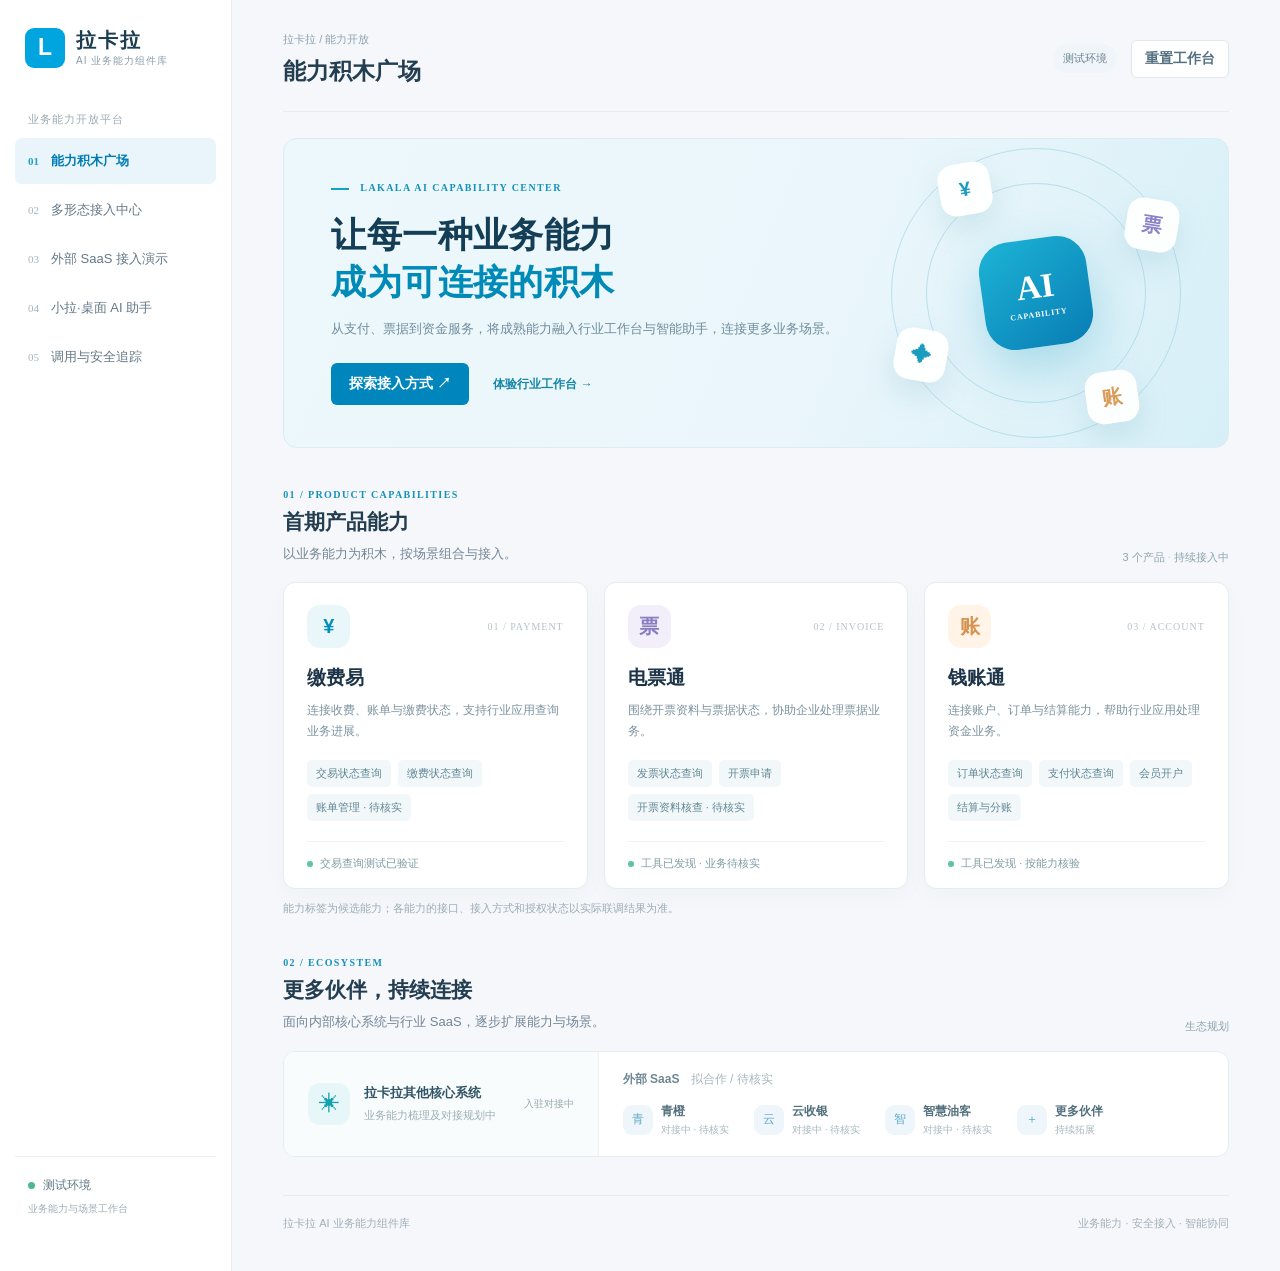
<file: index.html>
<!doctype html>
<html lang="zh-CN"><head><meta charset="utf-8"><meta name="viewport" content="width=device-width,initial-scale=1"><title>拉卡拉 · AI 业务能力组件库演示中心</title><link rel="stylesheet" href="style.css?v=20261102b"></head>
<body><div class="app"><aside><div class="brand"><span class="brand-mark">L</span><div><strong>拉卡拉</strong><small>AI 业务能力组件库</small></div></div><div class="sidebar-caption">业务能力开放平台</div><nav id="nav" aria-label="主导航"></nav><div class="side-bottom"><span class="pulse"></span> 测试环境 <small>业务能力与场景工作台</small></div></aside><main><header><div><span class="eyebrow">拉卡拉 / 能力开放</span><h1 id="title"></h1></div><div class="header-actions"><span class="mode">测试环境</span><button class="ghost" id="reset">重置工作台</button></div></header><div id="content"></div><footer>拉卡拉 AI 业务能力组件库 <span>业务能力 · 安全接入 · 智能协同</span></footer></main></div><script src="app.js?v=20261105b"></script></body></html>
</file>
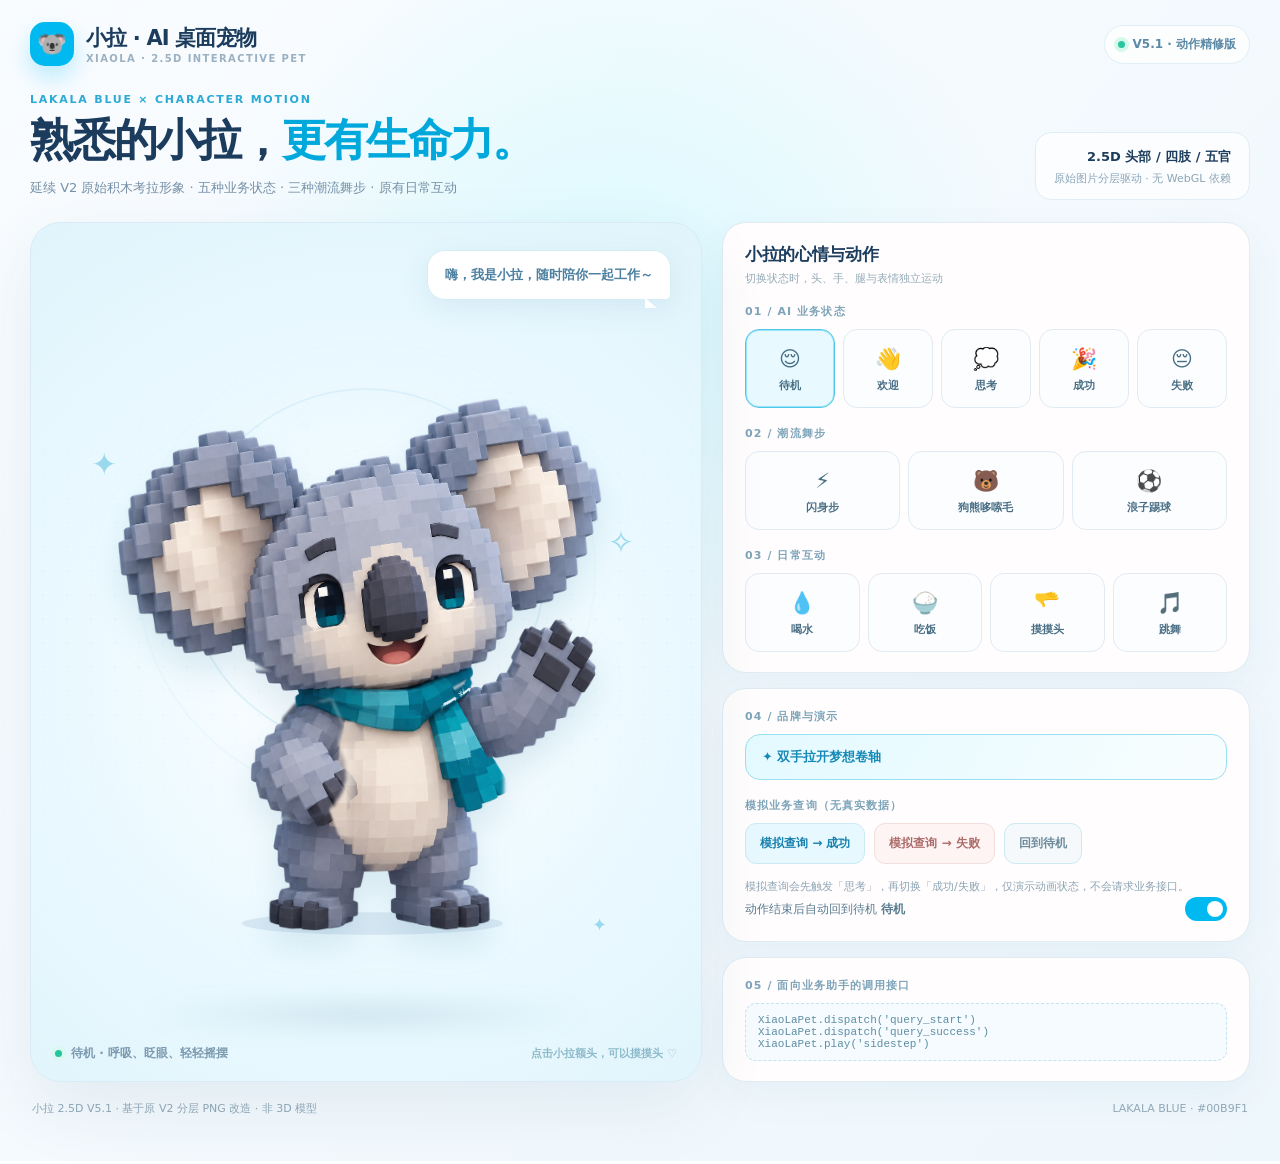
<file: pet-v51/index.html>
<!doctype html><html lang="zh-CN"><head><meta charset="utf-8"><meta name="viewport" content="width=device-width,initial-scale=1"><meta name="theme-color" content="#00b9f1"><title>小拉 2.5D AI 桌面宠物 · V5.1</title><link rel="stylesheet" href="pet.css"></head>
<body><main>
 <header class="topline"><div class="logo"><div class="mark">🐨</div><div>小拉 · AI 桌面宠物<small>XIAOLA · 2.5D INTERACTIVE PET</small></div></div><div class="env">V5.1 · 动作精修版</div></header>
 <section class="heading"><div><div class="tag">LAKALA BLUE × CHARACTER MOTION</div><h1>熟悉的小拉，<span>更有生命力。</span></h1><p>延续 V2 原始积木考拉形象 · 五种业务状态 · 三种潮流舞步 · 原有日常互动</p></div><div class="summary"><b>2.5D 头部 / 四肢 / 五官</b><small>原始图片分层驱动 · 无 WebGL 依赖</small></div></section>
 <section class="layout"><section class="theater" aria-label="小拉互动舞台"><div class="orb one"></div><div class="orb two"></div><div class="little-star a">✦</div><div class="little-star b">✧</div><div class="little-star c">✦</div>
 <div class="speech" id="speech" role="status" aria-live="polite">嗨，我是小拉，随时陪你一起工作～</div><div class="floor-glow"></div><div class="figure-wrap"><div class="figure" id="figure"><svg class="rig-svg" id="rig-stage" viewBox="0 0 1199 1312" role="img" aria-label="可分层运动的考拉：独立头部、双臂、眼睛和嘴巴" xmlns="http://www.w3.org/2000/svg">
 <defs>
  <linearGradient id="cloth" x1="0" y1="0" x2="0" y2="1"><stop stop-color="#d0fbff"/><stop offset=".18" stop-color="#ffffff"/><stop offset=".84" stop-color="#ecfaff"/><stop offset="1" stop-color="#b8e6f4"/></linearGradient>
  <linearGradient id="water" x1="0" y1="0" x2="1" y2="1"><stop stop-color="#cefbff"/><stop offset=".48" stop-color="#36c5e8"/><stop offset="1" stop-color="#0079b9"/></linearGradient>
  <linearGradient id="cheek" x1="0" y1="0" x2="0" y2="1"><stop stop-color="#9ca9c0"/><stop offset=".42" stop-color="#c1c0c1"/><stop offset=".72" stop-color="#f1e4d6"/><stop offset="1" stop-color="#e9d8cc"/></linearGradient>
  <linearGradient id="mouthFill" x1="0" y1="0" x2="0" y2="1"><stop stop-color="#231721"/><stop offset=".7" stop-color="#512532"/><stop offset="1" stop-color="#a85456"/></linearGradient>
  <filter id="dropShadow"><feDropShadow dx="0" dy="7" stdDeviation="11" flood-color="#235777" flood-opacity=".24"/></filter>
 </defs>
 <ellipse id="svg-ground" cx="615" cy="1260" rx="304" ry="26" fill="#648ab4" opacity=".16"/>
 <g id="body-bob" transform="translate(0 0)">
   <g id="torso-node"><image x="330" y="661" width="600" height="631" href="assets/torso-repaired.png" preserveAspectRatio="none"/></g>
   <g id="leg-left-node"><image x="350" y="1036" width="289" height="256" href="assets/leg-left.png" preserveAspectRatio="none"/></g>
   <g id="leg-right-node"><image x="616" y="1036" width="306" height="256" href="assets/leg-right.png" preserveAspectRatio="none"/></g>
   <g id="arm-left-node"><image class="" x="331" y="730" width="237" height="300" href="assets/arm-left.png" preserveAspectRatio="none" pointer-events="none"/></g>
   <g id="head-node">
    <image class="" x="0" y="1" width="1187" height="729" href="assets/head.png" preserveAspectRatio="none" pointer-events="none"/>
    <g id="eyes-node">
      <g id="left-eye-node"><image class="" x="408" y="408" width="153" height="183" href="assets/eye-left.png" preserveAspectRatio="none" pointer-events="none"/></g>
      <g id="right-eye-node"><image class="" x="701" y="368" width="158" height="195" href="assets/eye-right.png" preserveAspectRatio="none" pointer-events="none"/></g>
      <g id="left-closed" class="closed-eye">
        <image href="assets/closed-eye-left.png" x="391" y="412" width="180" height="190" />
        <path d="M436 516 Q475 542 526 509" fill="none" stroke="#3a3847" stroke-width="10" stroke-linecap="round"/>
        <path d="M446 526 l-7 10 M474 533 l-2 10 M506 523 l9 10" stroke="#676071" stroke-width="5" stroke-linecap="round"/>
      </g>
      <g id="right-closed" class="closed-eye">
        <image href="assets/closed-eye-right.png" x="688" y="377" width="178" height="192" />
        <path d="M728 476 Q775 510 828 472" fill="none" stroke="#3a3847" stroke-width="10" stroke-linecap="round"/>
        <path d="M748 489 l-7 10 M778 497 l-2 10 M806 485 l7 10" stroke="#696171" stroke-width="5" stroke-linecap="round"/>
      </g>
    </g>
    <g id="mouth-node" ><image class="" x="554" y="553" width="198" height="124" href="assets/mouth.png" preserveAspectRatio="none" pointer-events="none"/>
      <g id="animated-mouth" opacity="0">
       <!-- temporary voxel-textured cover for the original open-mouth photo -->
       <path d="M571 570 L588 579 L608 584 L637 590 L674 579 L719 566 L739 578 L738 616 L726 648 L697 666 L646 672 L604 660 L576 638 Z" fill="#f1e1d3" opacity=".99"/>
       <path d="M580 573 L611 585 L634 586 L667 579 L726 563 L731 580 L690 607 L611 604 Z" fill="#eaded4" opacity=".85"/>
       <path id="dynamic-mouth-shape" d="M587 591 Q654 625 719 578 Q717 638 656 650 Q606 648 587 591 Z" fill="url(#mouthFill)" stroke="#4e2d37" stroke-width="4"/>
       <path id="tongue" d="M611 630 Q642 606 683 619 Q704 624 687 640 Q644 660 611 630" fill="#df847c"/>
       <path d="M592 594 Q602 593 610 590" fill="none" stroke="#fff5eb" stroke-width="6" stroke-linecap="round"/>
       <image class="" x="555" y="373" width="192" height="229" href="assets/nose.png" preserveAspectRatio="none" pointer-events="none"/>
      </g>
    </g>

    <g id="sad-mouth" opacity="0" pointer-events="none">
      <path d="M570 577 L595 587 L632 594 L676 580 L729 562 L744 579 L741 624 L721 658 L691 676 L645 678 L598 656 L575 632 Z" fill="#efdfd1"/>
      <path d="M582 580 L609 587 L633 589 L675 577 L727 567 L729 584 L687 604 L609 605 Z" fill="#efe1d5"/>
      <path d="M602 633 Q647 610 700 626" fill="none" stroke="#684652" stroke-width="10" stroke-linecap="round"/>
      <image href="assets/nose.png" x="555" y="373" width="192" height="229"/>
    </g>
    <rect x="434" y="255" width="411" height="210" fill="transparent" pointer-events="all" id="head-hit" style="cursor:pointer" tabindex="0" role="button" aria-label="摸摸小拉的头"/>
   </g>
   <g id="arm-right-node"><image class="" x="765" y="549" width="371" height="359" href="assets/arm-right.png" preserveAspectRatio="none" pointer-events="none"/></g>
   <g id="water-prop" class="rig-prop" opacity="0">
     <g filter="url(#dropShadow)">
      <rect x="-28" y="-120" rx="11" width="56" height="116" fill="url(#water)" stroke="#1e7caa" stroke-width="4"/>
      <rect x="-21" y="-141" width="42" height="23" rx="5" fill="#5c7c9f"/>
      <rect x="-10" y="-158" width="20" height="19" rx="4" fill="#40597a"/>
      <rect x="-23" y="-77" width="46" height="40" rx="4" fill="#eeffff"/>
      <path d="M0 -71 l15 14 -15 13 -15 -13Z" fill="#00b9f1"/>
      <path d="M-13 -112 v22" stroke="white" stroke-width="5" stroke-linecap="round" opacity=".7"/>
     </g>
   </g>
   <g id="food-prop" class="rig-prop" opacity="0">
    <g filter="url(#dropShadow)">
     <ellipse cx="0" cy="-38" rx="58" ry="17" fill="#eee6c7" />
     <path d="M-58 -38 Q-51 28 0 39 Q51 27 58 -38" fill="#24b0d9" stroke="#2f83ad" stroke-width="5"/>
     <ellipse cx="0" cy="-38" rx="60" ry="16" fill="none" stroke="#e9fbff" stroke-width="7"/>
     <path d="M-1 -50 Q-31 -77 -8 -111 Q20 -91 8 -56 Z" fill="#6ab782" stroke="#448c69" stroke-width="4" />
     <path d="M15 -53 Q15 -91 49 -101 Q49 -69 15 -53 Z" fill="#9cd493" stroke="#488e71" stroke-width="4" />
    </g>
   </g>
 </g>
 <g id="banner-node" opacity="0" pointer-events="none" aria-label="给每个梦想一个机会，双手拉开卷轴">
  <g id="banner-fabric" filter="url(#dropShadow)">
   <rect x="-300" y="-79" width="600" height="158" rx="3" fill="url(#cloth)" stroke="#83bfd8" stroke-width="4"/>
   <path d="M-299 -75 H299 V-58 H-299 Z" fill="#00b9f1" />
   <path d="M-299 61 H299 V78 H-299 Z" fill="#138dcc"/>
   <path d="M-267 -57 v117 M266 -57 v117" stroke="#99cade" opacity=".35" stroke-width="12"/>
   <path d="M-210 -56 v114 M210 -56 v114" stroke="#fff" opacity=".19" stroke-width="10"/>
   <g id="banner-lettering" opacity="0">
    <text x="0" y="16" text-anchor="middle" font-size="42" font-weight="900" font-family="'Microsoft YaHei','PingFang SC',sans-serif" fill="#114b75" letter-spacing="1">给每个梦想一个机会</text>
   </g>
  </g>
  <g id="banner-roll-left">
   <ellipse cx="0" cy="-85" rx="18" ry="9" fill="#275c8c"/>
   <rect x="-14" y="-88" width="28" height="179" rx="8" fill="#8ddde9" stroke="#2d729f" stroke-width="4"/>
   <path d="M-6 -83V85" stroke="white" opacity=".4" stroke-width="6"/>
   <rect x="-19" y="-97" width="38" height="14" rx="6" fill="#366887"/>
   <rect x="-19" y="82" width="38" height="14" rx="6" fill="#366887"/>
  </g>
  <g id="banner-roll-right">
   <ellipse cx="0" cy="-85" rx="18" ry="9" fill="#275c8c"/>
   <rect x="-14" y="-88" width="28" height="179" rx="8" fill="#8ddde9" stroke="#2d729f" stroke-width="4"/>
   <path d="M-6 -83V85" stroke="white" opacity=".4" stroke-width="6"/>
   <rect x="-19" y="-97" width="38" height="14" rx="6" fill="#366887"/>
   <rect x="-19" y="82" width="38" height="14" rx="6" fill="#366887"/>
  </g>
  <g id="banner-paw-left" filter="url(#dropShadow)">
   <path d="M-40 -22 L-11 -39 L24 -27 L37 -6 L28 28 L6 39 L-24 27Z" fill="#929fb7" stroke="#72809c" stroke-width="4"/>
   <path d="M-25 -11 L-11 -27 L5 -23 L7 -4 L-8 6Z" fill="#343d50"/>
   <path d="M7 -18 L23 -14 L27 4 L9 12 L2 -2Z" fill="#3d4458"/>
   <rect x="-16" y="13" width="20" height="18" rx="3" fill="#41495b"/>
  </g>
  <g id="banner-paw-right" filter="url(#dropShadow)">
   <path d="M-39 -24 L-8 -38 L25 -25 L40 -2 L27 31 L4 39 L-25 25Z" fill="#929fb7" stroke="#72809c" stroke-width="4"/>
   <path d="M-26 -12 L-10 -27 L5 -23 L7 -5 L-6 6Z" fill="#343d50"/>
   <path d="M8 -18 L24 -13 L28 5 L9 12 L3 -1Z" fill="#3c4457"/>
   <rect x="-17" y="13" width="20" height="17" rx="3" fill="#41495b"/>
  </g>
 </g>
 <g id="pet-hand" opacity="0" filter="url(#dropShadow)">
  <path d="M-35 50 L-47 8 Q-55 -6 -41 -10 Q-26 -11 -21 6 L-20 -32 Q-21 -48 -8 -48 Q5 -47 4 -29 L8 -55 Q11 -69 23 -63 Q32 -58 26 -43 L30 -44 Q41 -59 50 -51 Q60 -41 46 -27 Q65 -40 72 -25 Q79 -15 61 5 L48 53Z" fill="#ffdfc5" stroke="#d5a38c" stroke-width="5"/>
 </g>
 <g id="heart-particles" opacity="0" font-family="Arial" font-weight="bold" text-anchor="middle">
  <text x="390" y="278" fill="#ff7cad" font-size="62">♥</text><text x="830" y="183" fill="#f78bb6" font-size="48">♥</text><text x="655" y="110" fill="#ffb1c8" font-size="38">♥</text>
 </g>
 <g id="dance-particles" opacity="0" fill="#0d9cca" font-size="95"><text x="922" y="340">♫</text><text x="208" y="570">♪</text><text x="914" y="1020" font-size="66">✦</text></g>

 <g id="thinking-particles" opacity="0" font-family="Arial,sans-serif" font-weight="900" text-anchor="middle">
  <text x="901" y="315" fill="#229ed8" font-size="104">?</text><circle cx="941" cy="358" r="10" fill="#85dbea"/><circle cx="950" cy="388" r="6" fill="#beeef6"/>
 </g>
 <g id="success-particles" opacity="0" text-anchor="middle" font-family="Arial,sans-serif" font-weight="bold">
  <text x="274" y="420" font-size="80" fill="#ffc466">✦</text><text x="948" y="415" font-size="83" fill="#ffd468">✦</text>
  <text x="395" y="210" font-size="65" fill="#4fbbec">★</text><text x="847" y="180" font-size="57" fill="#f9bcb0">★</text>
  <circle cx="257" cy="668" r="14" fill="#5fd3dd"/><circle cx="996" cy="647" r="12" fill="#fdaf93"/>
 </g>
 <g id="failure-particles" opacity="0" font-family="Arial,sans-serif" font-weight="bold">
   <path d="M805 318q-29-45 18-54 25-43 64-13 59-15 52 41 21 37-16 52h-101Z" fill="#a0b0c8" opacity=".55"/>
   <path d="M835 374 l-13 28 M878 372 l-13 28 M920 371 l-13 28" stroke="#82b4d4" stroke-width="8" stroke-linecap="round"/>
 </g>
 <g id="shake-particles" opacity="0" stroke="#61bfe1" stroke-width="8" stroke-linecap="round" fill="none">
   <path d="M280 431 q-61 16-43 79 M227 488 l-20 24 M998 438 q67 25 38 89 M1031 545 l22 22 M337 816 q-46 41-5 92 M925 799 q52 32 13 86"/>
   <rect x="230" y="326" width="17" height="17" rx="3" fill="#a6b4ce" stroke="none"/><rect x="995" y="716" width="15" height="15" rx="3" fill="#a6b4ce" stroke="none"/>
 </g>
 <g id="soccer-ball" opacity="0" filter="url(#dropShadow)">
  <circle cx="0" cy="0" r="59" fill="#fcfdff" stroke="#38445b" stroke-width="5"/>
  <path d="M-15 -13 L15 -13 L33 11 L13 34 L-18 29 L-35 7Z" fill="#253c53"/>
  <path d="M-28 -48 L-4 -58 L12 -54 L2 -38 L-23 -29Z M38 -39 L55 -17 L42 1 L24 -12 L22 -30Z M52 19 L43 43 L20 51 L15 37 L34 14Z M-42 33 L-56 13 L-51 -11 L-34 2 L-27 29Z" fill="#27394d"/>
  <circle cx="0" cy="0" r="59" fill="none" stroke="#ecf3f7" stroke-width="3"/>
 </g>
 </svg></div></div>
 <div class="stage-foot"><span class="dot"></span><span id="scene-status">待机 · 呼吸、眨眼、轻轻摇摆</span><span class="right">点击小拉额头，可以摸摸头 ♡</span></div></section>
 <aside class="sidebar"><section class="pane"><h2>小拉的心情与动作</h2><p class="note">切换状态时，头、手、腿与表情独立运动</p><div class="subhead">01 / AI 业务状态</div>
 <div class="control-grid">
 <button type="button" class="action" data-pet="idle"><span>😌</span><b>待机</b></button>
 <button type="button" class="action" data-pet="welcome"><span>👋</span><b>欢迎</b></button>
 <button type="button" class="action" data-pet="thinking"><span>💭</span><b>思考</b></button>
 <button type="button" class="action" data-pet="success"><span>🎉</span><b>成功</b></button>
 <button type="button" class="action" data-pet="failure"><span>😔</span><b>失败</b></button>
 </div>
 <div class="subhead">02 / 潮流舞步</div><div class="control-grid three">
 <button type="button" class="action" data-pet="sidestep"><span>⚡</span><b>闪身步</b></button>
 <button type="button" class="action" data-pet="shake"><span>🐻</span><b>狗熊哆嗦毛</b></button>
 <button type="button" class="action" data-pet="kick"><span>⚽</span><b>浪子踢球</b></button>
 </div>
 <div class="subhead">03 / 日常互动</div><div class="control-grid four">
 <button type="button" class="action" data-pet="drink"><span>💧</span><b>喝水</b></button>
 <button type="button" class="action" data-pet="eat"><span>🍚</span><b>吃饭</b></button>
 <button type="button" class="action" data-pet="pet"><span>🫳</span><b>摸摸头</b></button>
 <button type="button" class="action" data-pet="dance"><span>🎵</span><b>跳舞</b></button>
 </div></section>
 <section class="pane"><div class="subhead" style="margin-top:0">04 / 品牌与演示</div>
 <button type="button" class="banner-btn" id="banner-toggle" aria-pressed="false">✦ 双手拉开梦想卷轴</button>
 <div class="subhead">模拟业务查询（无真实数据）</div><div class="demo-panel"><button type="button" class="demo-btn" id="demo-success">模拟查询 → 成功</button><button type="button" class="demo-btn danger" id="demo-failure">模拟查询 → 失败</button><button type="button" class="demo-btn" id="reset" style="background:#f5f9fb;color:#6e8a9c">回到待机</button></div>
 <p class="muted">模拟查询会先触发「思考」，再切换「成功/失败」，仅演示动画状态，不会请求业务接口。</p>
 <div class="toggles"><span>动作结束后自动回到待机 <b id="current-mode">待机</b></span><button type="button" class="toggle" id="auto-toggle" role="switch" aria-label="动作结束后自动回到待机" aria-checked="true" aria-pressed="true"></button></div>
 </section><section class="pane"><div class="subhead" style="margin-top:0">05 / 面向业务助手的调用接口</div><div class="code-legend">XiaoLaPet.dispatch('query_start')<br>XiaoLaPet.dispatch('query_success')<br>XiaoLaPet.play('sidestep')</div></section></aside></section>
 <footer><span>小拉 2.5D V5.1 · 基于原 V2 分层 PNG 改造 · 非 3D 模型</span><span>LAKALA BLUE · #00B9F1</span></footer>
</main><script src="pet.js?v=2"></script></body></html>
</file>
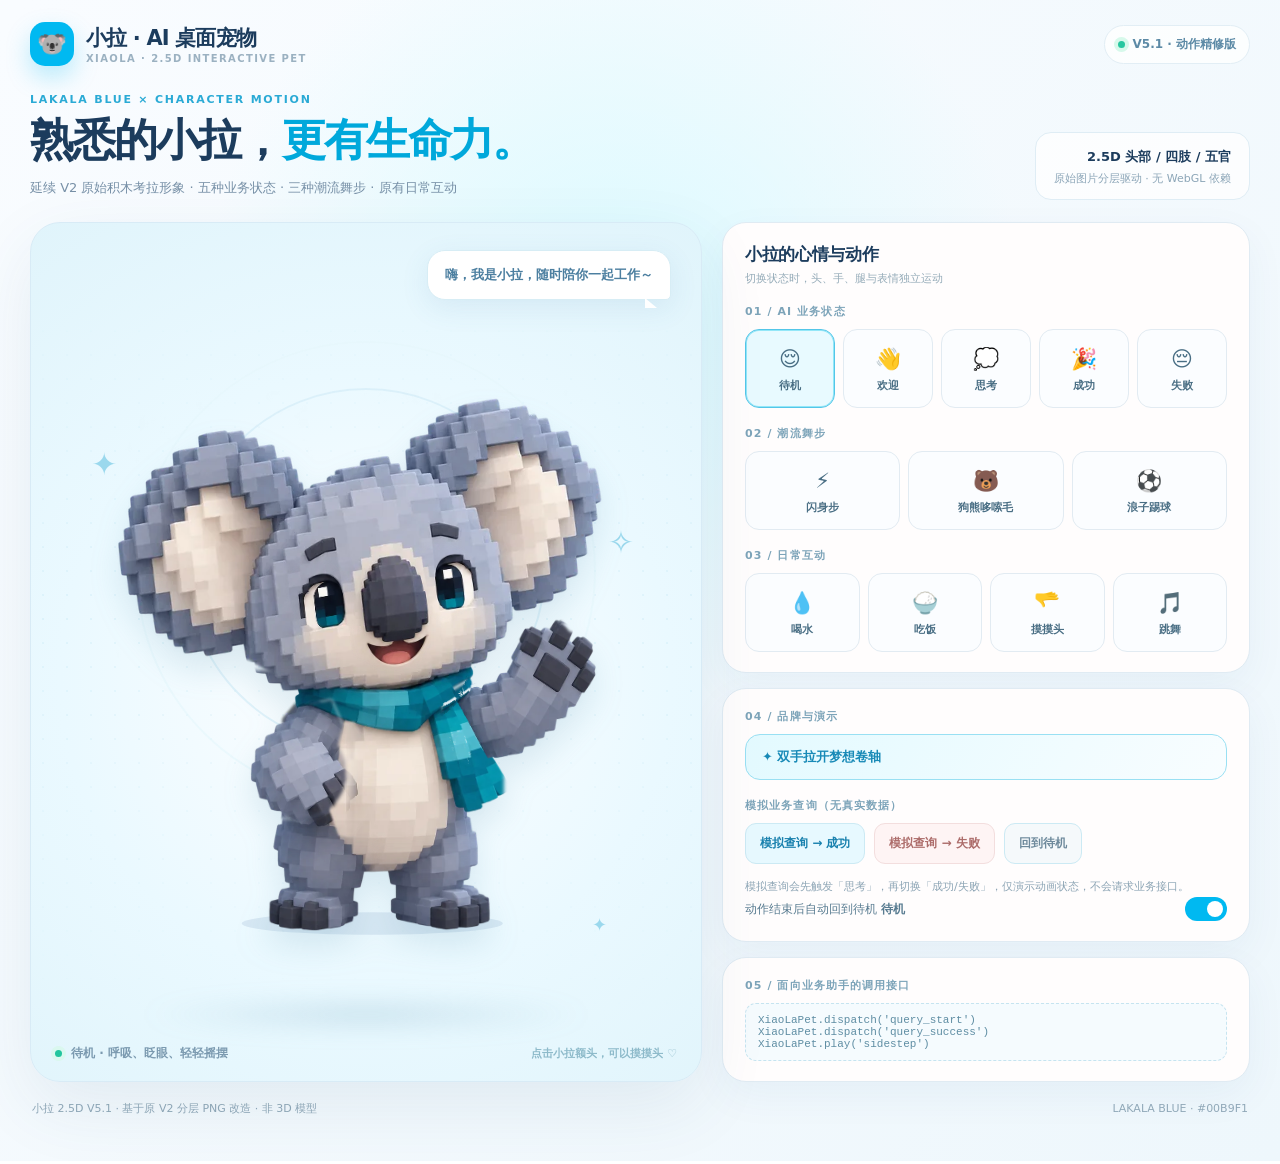
<file: pet-v51/mini.html>
<!doctype html><html lang="zh-CN"><head><meta charset="utf-8"><meta name="viewport" content="width=device-width,initial-scale=1"><meta name="theme-color" content="#00b9f1"><title>小拉 2.5D AI 桌面宠物 · V5.1</title><link rel="stylesheet" href="pet.css"></head>
<body><main>
 <header class="topline"><div class="logo"><div class="mark">🐨</div><div>小拉 · AI 桌面宠物<small>XIAOLA · 2.5D INTERACTIVE PET</small></div></div><div class="env">V5.1 · 动作精修版</div></header>
 <section class="heading"><div><div class="tag">LAKALA BLUE × CHARACTER MOTION</div><h1>熟悉的小拉，<span>更有生命力。</span></h1><p>延续 V2 原始积木考拉形象 · 五种业务状态 · 三种潮流舞步 · 原有日常互动</p></div><div class="summary"><b>2.5D 头部 / 四肢 / 五官</b><small>原始图片分层驱动 · 无 WebGL 依赖</small></div></section>
 <section class="layout"><section class="theater" aria-label="小拉互动舞台"><div class="orb one"></div><div class="orb two"></div><div class="little-star a">✦</div><div class="little-star b">✧</div><div class="little-star c">✦</div>
 <div class="speech" id="speech" role="status" aria-live="polite">嗨，我是小拉，随时陪你一起工作～</div><div class="floor-glow"></div><div class="figure-wrap"><div class="figure" id="figure"><svg class="rig-svg" id="rig-stage" viewBox="0 0 1199 1312" role="img" aria-label="可分层运动的考拉：独立头部、双臂、眼睛和嘴巴" xmlns="http://www.w3.org/2000/svg">
 <defs>
  <linearGradient id="cloth" x1="0" y1="0" x2="0" y2="1"><stop stop-color="#d0fbff"/><stop offset=".18" stop-color="#ffffff"/><stop offset=".84" stop-color="#ecfaff"/><stop offset="1" stop-color="#b8e6f4"/></linearGradient>
  <linearGradient id="water" x1="0" y1="0" x2="1" y2="1"><stop stop-color="#cefbff"/><stop offset=".48" stop-color="#36c5e8"/><stop offset="1" stop-color="#0079b9"/></linearGradient>
  <linearGradient id="cheek" x1="0" y1="0" x2="0" y2="1"><stop stop-color="#9ca9c0"/><stop offset=".42" stop-color="#c1c0c1"/><stop offset=".72" stop-color="#f1e4d6"/><stop offset="1" stop-color="#e9d8cc"/></linearGradient>
  <linearGradient id="mouthFill" x1="0" y1="0" x2="0" y2="1"><stop stop-color="#231721"/><stop offset=".7" stop-color="#512532"/><stop offset="1" stop-color="#a85456"/></linearGradient>
  <filter id="dropShadow"><feDropShadow dx="0" dy="7" stdDeviation="11" flood-color="#235777" flood-opacity=".24"/></filter>
 </defs>
 <ellipse id="svg-ground" cx="615" cy="1260" rx="304" ry="26" fill="#648ab4" opacity=".16"/>
 <g id="body-bob" transform="translate(0 0)">
   <g id="torso-node"><image x="330" y="661" width="600" height="631" href="mini-assets/torso-repaired.webp" preserveAspectRatio="none"/></g>
   <g id="leg-left-node"><image x="350" y="1036" width="289" height="256" href="mini-assets/leg-left.webp" preserveAspectRatio="none"/></g>
   <g id="leg-right-node"><image x="616" y="1036" width="306" height="256" href="mini-assets/leg-right.webp" preserveAspectRatio="none"/></g>
   <g id="arm-left-node"><image class="" x="331" y="730" width="237" height="300" href="mini-assets/arm-left.webp" preserveAspectRatio="none" pointer-events="none"/></g>
   <g id="head-node">
    <image class="" x="0" y="1" width="1187" height="729" href="mini-assets/head.webp" preserveAspectRatio="none" pointer-events="none"/>
    <g id="eyes-node">
      <g id="left-eye-node"><image class="" x="408" y="408" width="153" height="183" href="mini-assets/eye-left.webp" preserveAspectRatio="none" pointer-events="none"/></g>
      <g id="right-eye-node"><image class="" x="701" y="368" width="158" height="195" href="mini-assets/eye-right.webp" preserveAspectRatio="none" pointer-events="none"/></g>
      <g id="left-closed" class="closed-eye">
        <image href="mini-assets/closed-eye-left.webp" x="391" y="412" width="180" height="190" />
        <path d="M436 516 Q475 542 526 509" fill="none" stroke="#3a3847" stroke-width="10" stroke-linecap="round"/>
        <path d="M446 526 l-7 10 M474 533 l-2 10 M506 523 l9 10" stroke="#676071" stroke-width="5" stroke-linecap="round"/>
      </g>
      <g id="right-closed" class="closed-eye">
        <image href="mini-assets/closed-eye-right.webp" x="688" y="377" width="178" height="192" />
        <path d="M728 476 Q775 510 828 472" fill="none" stroke="#3a3847" stroke-width="10" stroke-linecap="round"/>
        <path d="M748 489 l-7 10 M778 497 l-2 10 M806 485 l7 10" stroke="#696171" stroke-width="5" stroke-linecap="round"/>
      </g>
    </g>
    <g id="mouth-node" ><image class="" x="554" y="553" width="198" height="124" href="mini-assets/mouth.webp" preserveAspectRatio="none" pointer-events="none"/>
      <g id="animated-mouth" opacity="0">
       <!-- temporary voxel-textured cover for the original open-mouth photo -->
       <path d="M571 570 L588 579 L608 584 L637 590 L674 579 L719 566 L739 578 L738 616 L726 648 L697 666 L646 672 L604 660 L576 638 Z" fill="#f1e1d3" opacity=".99"/>
       <path d="M580 573 L611 585 L634 586 L667 579 L726 563 L731 580 L690 607 L611 604 Z" fill="#eaded4" opacity=".85"/>
       <path id="dynamic-mouth-shape" d="M587 591 Q654 625 719 578 Q717 638 656 650 Q606 648 587 591 Z" fill="url(#mouthFill)" stroke="#4e2d37" stroke-width="4"/>
       <path id="tongue" d="M611 630 Q642 606 683 619 Q704 624 687 640 Q644 660 611 630" fill="#df847c"/>
       <path d="M592 594 Q602 593 610 590" fill="none" stroke="#fff5eb" stroke-width="6" stroke-linecap="round"/>
       <image class="" x="555" y="373" width="192" height="229" href="mini-assets/nose.webp" preserveAspectRatio="none" pointer-events="none"/>
      </g>
    </g>

    <g id="sad-mouth" opacity="0" pointer-events="none">
      <path d="M570 577 L595 587 L632 594 L676 580 L729 562 L744 579 L741 624 L721 658 L691 676 L645 678 L598 656 L575 632 Z" fill="#efdfd1"/>
      <path d="M582 580 L609 587 L633 589 L675 577 L727 567 L729 584 L687 604 L609 605 Z" fill="#efe1d5"/>
      <path d="M602 633 Q647 610 700 626" fill="none" stroke="#684652" stroke-width="10" stroke-linecap="round"/>
      <image href="mini-assets/nose.webp" x="555" y="373" width="192" height="229"/>
    </g>
    <rect x="434" y="255" width="411" height="210" fill="transparent" pointer-events="all" id="head-hit" style="cursor:pointer" tabindex="0" role="button" aria-label="摸摸小拉的头"/>
   </g>
   <g id="arm-right-node"><image class="" x="765" y="549" width="371" height="359" href="mini-assets/arm-right.webp" preserveAspectRatio="none" pointer-events="none"/></g>
   <g id="water-prop" class="rig-prop" opacity="0">
     <g filter="url(#dropShadow)">
      <rect x="-28" y="-120" rx="11" width="56" height="116" fill="url(#water)" stroke="#1e7caa" stroke-width="4"/>
      <rect x="-21" y="-141" width="42" height="23" rx="5" fill="#5c7c9f"/>
      <rect x="-10" y="-158" width="20" height="19" rx="4" fill="#40597a"/>
      <rect x="-23" y="-77" width="46" height="40" rx="4" fill="#eeffff"/>
      <path d="M0 -71 l15 14 -15 13 -15 -13Z" fill="#00b9f1"/>
      <path d="M-13 -112 v22" stroke="white" stroke-width="5" stroke-linecap="round" opacity=".7"/>
     </g>
   </g>
   <g id="food-prop" class="rig-prop" opacity="0">
    <g filter="url(#dropShadow)">
     <ellipse cx="0" cy="-38" rx="58" ry="17" fill="#eee6c7" />
     <path d="M-58 -38 Q-51 28 0 39 Q51 27 58 -38" fill="#24b0d9" stroke="#2f83ad" stroke-width="5"/>
     <ellipse cx="0" cy="-38" rx="60" ry="16" fill="none" stroke="#e9fbff" stroke-width="7"/>
     <path d="M-1 -50 Q-31 -77 -8 -111 Q20 -91 8 -56 Z" fill="#6ab782" stroke="#448c69" stroke-width="4" />
     <path d="M15 -53 Q15 -91 49 -101 Q49 -69 15 -53 Z" fill="#9cd493" stroke="#488e71" stroke-width="4" />
    </g>
   </g>
 </g>
 <g id="banner-node" opacity="0" pointer-events="none" aria-label="给每个梦想一个机会，双手拉开卷轴">
  <g id="banner-fabric" filter="url(#dropShadow)">
   <rect x="-300" y="-79" width="600" height="158" rx="3" fill="url(#cloth)" stroke="#83bfd8" stroke-width="4"/>
   <path d="M-299 -75 H299 V-58 H-299 Z" fill="#00b9f1" />
   <path d="M-299 61 H299 V78 H-299 Z" fill="#138dcc"/>
   <path d="M-267 -57 v117 M266 -57 v117" stroke="#99cade" opacity=".35" stroke-width="12"/>
   <path d="M-210 -56 v114 M210 -56 v114" stroke="#fff" opacity=".19" stroke-width="10"/>
   <g id="banner-lettering" opacity="0">
    <text x="0" y="16" text-anchor="middle" font-size="42" font-weight="900" font-family="'Microsoft YaHei','PingFang SC',sans-serif" fill="#114b75" letter-spacing="1">给每个梦想一个机会</text>
   </g>
  </g>
  <g id="banner-roll-left">
   <ellipse cx="0" cy="-85" rx="18" ry="9" fill="#275c8c"/>
   <rect x="-14" y="-88" width="28" height="179" rx="8" fill="#8ddde9" stroke="#2d729f" stroke-width="4"/>
   <path d="M-6 -83V85" stroke="white" opacity=".4" stroke-width="6"/>
   <rect x="-19" y="-97" width="38" height="14" rx="6" fill="#366887"/>
   <rect x="-19" y="82" width="38" height="14" rx="6" fill="#366887"/>
  </g>
  <g id="banner-roll-right">
   <ellipse cx="0" cy="-85" rx="18" ry="9" fill="#275c8c"/>
   <rect x="-14" y="-88" width="28" height="179" rx="8" fill="#8ddde9" stroke="#2d729f" stroke-width="4"/>
   <path d="M-6 -83V85" stroke="white" opacity=".4" stroke-width="6"/>
   <rect x="-19" y="-97" width="38" height="14" rx="6" fill="#366887"/>
   <rect x="-19" y="82" width="38" height="14" rx="6" fill="#366887"/>
  </g>
  <g id="banner-paw-left" filter="url(#dropShadow)">
   <path d="M-40 -22 L-11 -39 L24 -27 L37 -6 L28 28 L6 39 L-24 27Z" fill="#929fb7" stroke="#72809c" stroke-width="4"/>
   <path d="M-25 -11 L-11 -27 L5 -23 L7 -4 L-8 6Z" fill="#343d50"/>
   <path d="M7 -18 L23 -14 L27 4 L9 12 L2 -2Z" fill="#3d4458"/>
   <rect x="-16" y="13" width="20" height="18" rx="3" fill="#41495b"/>
  </g>
  <g id="banner-paw-right" filter="url(#dropShadow)">
   <path d="M-39 -24 L-8 -38 L25 -25 L40 -2 L27 31 L4 39 L-25 25Z" fill="#929fb7" stroke="#72809c" stroke-width="4"/>
   <path d="M-26 -12 L-10 -27 L5 -23 L7 -5 L-6 6Z" fill="#343d50"/>
   <path d="M8 -18 L24 -13 L28 5 L9 12 L3 -1Z" fill="#3c4457"/>
   <rect x="-17" y="13" width="20" height="17" rx="3" fill="#41495b"/>
  </g>
 </g>
 <g id="pet-hand" opacity="0" filter="url(#dropShadow)">
  <path d="M-35 50 L-47 8 Q-55 -6 -41 -10 Q-26 -11 -21 6 L-20 -32 Q-21 -48 -8 -48 Q5 -47 4 -29 L8 -55 Q11 -69 23 -63 Q32 -58 26 -43 L30 -44 Q41 -59 50 -51 Q60 -41 46 -27 Q65 -40 72 -25 Q79 -15 61 5 L48 53Z" fill="#ffdfc5" stroke="#d5a38c" stroke-width="5"/>
 </g>
 <g id="heart-particles" opacity="0" font-family="Arial" font-weight="bold" text-anchor="middle">
  <text x="390" y="278" fill="#ff7cad" font-size="62">♥</text><text x="830" y="183" fill="#f78bb6" font-size="48">♥</text><text x="655" y="110" fill="#ffb1c8" font-size="38">♥</text>
 </g>
 <g id="dance-particles" opacity="0" fill="#0d9cca" font-size="95"><text x="922" y="340">♫</text><text x="208" y="570">♪</text><text x="914" y="1020" font-size="66">✦</text></g>

 <g id="thinking-particles" opacity="0" font-family="Arial,sans-serif" font-weight="900" text-anchor="middle">
  <text x="901" y="315" fill="#229ed8" font-size="104">?</text><circle cx="941" cy="358" r="10" fill="#85dbea"/><circle cx="950" cy="388" r="6" fill="#beeef6"/>
 </g>
 <g id="success-particles" opacity="0" text-anchor="middle" font-family="Arial,sans-serif" font-weight="bold">
  <text x="274" y="420" font-size="80" fill="#ffc466">✦</text><text x="948" y="415" font-size="83" fill="#ffd468">✦</text>
  <text x="395" y="210" font-size="65" fill="#4fbbec">★</text><text x="847" y="180" font-size="57" fill="#f9bcb0">★</text>
  <circle cx="257" cy="668" r="14" fill="#5fd3dd"/><circle cx="996" cy="647" r="12" fill="#fdaf93"/>
 </g>
 <g id="failure-particles" opacity="0" font-family="Arial,sans-serif" font-weight="bold">
   <path d="M805 318q-29-45 18-54 25-43 64-13 59-15 52 41 21 37-16 52h-101Z" fill="#a0b0c8" opacity=".55"/>
   <path d="M835 374 l-13 28 M878 372 l-13 28 M920 371 l-13 28" stroke="#82b4d4" stroke-width="8" stroke-linecap="round"/>
 </g>
 <g id="shake-particles" opacity="0" stroke="#61bfe1" stroke-width="8" stroke-linecap="round" fill="none">
   <path d="M280 431 q-61 16-43 79 M227 488 l-20 24 M998 438 q67 25 38 89 M1031 545 l22 22 M337 816 q-46 41-5 92 M925 799 q52 32 13 86"/>
   <rect x="230" y="326" width="17" height="17" rx="3" fill="#a6b4ce" stroke="none"/><rect x="995" y="716" width="15" height="15" rx="3" fill="#a6b4ce" stroke="none"/>
 </g>
 <g id="soccer-ball" opacity="0" filter="url(#dropShadow)">
  <circle cx="0" cy="0" r="59" fill="#fcfdff" stroke="#38445b" stroke-width="5"/>
  <path d="M-15 -13 L15 -13 L33 11 L13 34 L-18 29 L-35 7Z" fill="#253c53"/>
  <path d="M-28 -48 L-4 -58 L12 -54 L2 -38 L-23 -29Z M38 -39 L55 -17 L42 1 L24 -12 L22 -30Z M52 19 L43 43 L20 51 L15 37 L34 14Z M-42 33 L-56 13 L-51 -11 L-34 2 L-27 29Z" fill="#27394d"/>
  <circle cx="0" cy="0" r="59" fill="none" stroke="#ecf3f7" stroke-width="3"/>
 </g>
 </svg></div></div>
 <div class="stage-foot"><span class="dot"></span><span id="scene-status">待机 · 呼吸、眨眼、轻轻摇摆</span><span class="right">点击小拉额头，可以摸摸头 ♡</span></div></section>
 <aside class="sidebar"><section class="pane"><h2>小拉的心情与动作</h2><p class="note">切换状态时，头、手、腿与表情独立运动</p><div class="subhead">01 / AI 业务状态</div>
 <div class="control-grid">
 <button type="button" class="action" data-pet="idle"><span>😌</span><b>待机</b></button>
 <button type="button" class="action" data-pet="welcome"><span>👋</span><b>欢迎</b></button>
 <button type="button" class="action" data-pet="thinking"><span>💭</span><b>思考</b></button>
 <button type="button" class="action" data-pet="success"><span>🎉</span><b>成功</b></button>
 <button type="button" class="action" data-pet="failure"><span>😔</span><b>失败</b></button>
 </div>
 <div class="subhead">02 / 潮流舞步</div><div class="control-grid three">
 <button type="button" class="action" data-pet="sidestep"><span>⚡</span><b>闪身步</b></button>
 <button type="button" class="action" data-pet="shake"><span>🐻</span><b>狗熊哆嗦毛</b></button>
 <button type="button" class="action" data-pet="kick"><span>⚽</span><b>浪子踢球</b></button>
 </div>
 <div class="subhead">03 / 日常互动</div><div class="control-grid four">
 <button type="button" class="action" data-pet="drink"><span>💧</span><b>喝水</b></button>
 <button type="button" class="action" data-pet="eat"><span>🍚</span><b>吃饭</b></button>
 <button type="button" class="action" data-pet="pet"><span>🫳</span><b>摸摸头</b></button>
 <button type="button" class="action" data-pet="dance"><span>🎵</span><b>跳舞</b></button>
 </div></section>
 <section class="pane"><div class="subhead" style="margin-top:0">04 / 品牌与演示</div>
 <button type="button" class="banner-btn" id="banner-toggle" aria-pressed="false">✦ 双手拉开梦想卷轴</button>
 <div class="subhead">模拟业务查询（无真实数据）</div><div class="demo-panel"><button type="button" class="demo-btn" id="demo-success">模拟查询 → 成功</button><button type="button" class="demo-btn danger" id="demo-failure">模拟查询 → 失败</button><button type="button" class="demo-btn" id="reset" style="background:#f5f9fb;color:#6e8a9c">回到待机</button></div>
 <p class="muted">模拟查询会先触发「思考」，再切换「成功/失败」，仅演示动画状态，不会请求业务接口。</p>
 <div class="toggles"><span>动作结束后自动回到待机 <b id="current-mode">待机</b></span><button type="button" class="toggle" id="auto-toggle" role="switch" aria-label="动作结束后自动回到待机" aria-checked="true" aria-pressed="true"></button></div>
 </section><section class="pane"><div class="subhead" style="margin-top:0">05 / 面向业务助手的调用接口</div><div class="code-legend">XiaoLaPet.dispatch('query_start')<br>XiaoLaPet.dispatch('query_success')<br>XiaoLaPet.play('sidestep')</div></section></aside></section>
 <footer><span>小拉 2.5D V5.1 · 基于原 V2 分层 PNG 改造 · 非 3D 模型</span><span>LAKALA BLUE · #00B9F1</span></footer>
</main><script src="pet.js?v=2"></script></body></html>
</file>
<file: style.css>
:root{--navy:#102c42;--ink:#1a3446;--muted:#71828d;--teal:#087b80;--line:#e3e9e8;--paper:#f4f7f5;--orange:#ed773e}*{box-sizing:border-box}body{margin:0;background:var(--paper);color:var(--ink);font-family:'Microsoft YaHei','PingFang SC',sans-serif;font-size:14px}button,select,input{font:inherit}button{cursor:pointer;border:0;background:var(--teal);color:white;padding:12px 18px;border-radius:5px;font-weight:600}button:hover{filter:brightness(.94)}button:focus-visible,select:focus-visible{outline:3px solid #e6a064;outline-offset:2px}.app{display:flex;min-height:100vh}aside{width:244px;background:var(--navy);color:#dce9e9;padding:30px 18px;display:flex;flex-direction:column;flex-shrink:0}.brand{display:flex;gap:11px;align-items:center;padding:4px 8px 34px}.brand-mark{display:grid;place-items:center;width:40px;height:40px;background:#e25b39;color:#fff;font-size:25px;font-weight:bold;border-radius:8px}.brand strong{display:block;font-size:20px;letter-spacing:3px}.brand small{display:block;font-size:10px;letter-spacing:2px;color:#a5c2c4}.sidebar-caption{font-size:10px;letter-spacing:1.5px;color:#77979e;margin:12px 8px}nav button{display:flex;align-items:center;width:100%;gap:12px;color:#b6c9cb;text-align:left;background:transparent;padding:14px 12px;margin:3px 0;font-weight:400}nav button.active{background:#23505c;color:white}nav button span{font-family:Georgia;font-size:12px;color:#82a5a7}.side-bottom{margin-top:auto;border-top:1px solid #31505a;padding:20px 8px 0;font-size:12px}.side-bottom small{display:block;color:#8ba8ac;margin:8px 0}.pulse{display:inline-block;width:7px;height:7px;border-radius:50%;background:#5dc5a3;margin-right:5px}main{flex:1;min-width:0;padding:30px 5vw}header{display:flex;justify-content:space-between;align-items:center;border-bottom:1px solid var(--line);padding-bottom:24px}.eyebrow{font-size:10px;letter-spacing:2px;color:var(--teal);font-weight:bold}h1{font-size:26px;letter-spacing:1px;margin:9px 0 0}.header-actions{display:flex;align-items:center;gap:14px}.mode,.tag{font-size:11px;background:#fff3e9;color:#ac5a27;padding:7px 10px;border-radius:3px}.ghost{background:white;color:var(--ink);border:1px solid var(--line);padding:9px 13px}#content{max-width:1250px;margin:26px auto}.hero{background:var(--navy);color:white;padding:38px 40px;position:relative;overflow:hidden;border-radius:6px}.hero:after{content:'+';position:absolute;right:45px;top:-80px;font:300 300px Georgia;color:#ffffff0c}.hero .kicker{color:#75d0bb;letter-spacing:2px;font-size:11px}.hero h2{font-size:31px;line-height:1.35;margin:15px 0}.hero p{color:#b8ced0;line-height:1.9;max-width:570px}.hero button{background:#dc7145;margin-top:12px}.section-head{display:flex;justify-content:space-between;align-items:end;margin:34px 0 16px}.section-head h2{font-size:19px;margin:0 0 6px}.section-head p,.muted{color:var(--muted);margin:0;line-height:1.7}.cards{display:grid;grid-template-columns:repeat(3,1fr);gap:15px}.card,.panel{background:white;border:1px solid var(--line);border-radius:5px;padding:22px}.card .num{font:25px Georgia;color:#a6bcbc}.card h3{margin:20px 0 9px;font-size:16px}.card p,.panel p{color:#768993;line-height:1.8}.card .line{display:flex;justify-content:space-between;align-items:center;margin-top:20px;border-top:1px solid var(--line);padding-top:15px}.product{font-size:11px;color:var(--teal);background:#e8f4f0;padding:5px 8px}.status{font-size:11px;color:#98724a}.split{display:grid;grid-template-columns:1.1fr .9fr;gap:16px}.panel h2{margin:0 0 10px;font-size:20px}.panel h3{font-size:15px}.panel label{display:block;margin:19px 0 7px;color:#516a76;font-size:12px}.panel select,.panel input{width:100%;border:1px solid #d9e3e0;background:#fbfcfb;padding:12px;border-radius:4px;color:var(--ink)}.panel button{margin-top:20px}.notice{background:#fff7ef;border-left:3px solid #e7a161;padding:12px 15px;color:#926444!important;font-size:12px;line-height:1.7}.fine{font-size:11px;color:#8b9a9e!important}.steps{display:flex;gap:12px;flex-wrap:wrap;margin:20px 0}.step{background:#eef5f2;color:#4c7977;padding:10px 12px;font-size:12px}.frame{border:1px solid var(--line);width:100%;height:460px;background:white;border-radius:5px}.log{display:grid;grid-template-columns:1fr 1fr 1fr auto;gap:10px;border-top:1px solid var(--line);padding:15px 0;align-items:center}.log small{color:var(--muted)}footer{border-top:1px solid var(--line);padding:20px 0;color:#8b9b9c;font-size:11px}footer span{float:right}.saas-body{background:#f5f7fa}.saas-top{height:55px;background:white;border-bottom:1px solid #e5eaf0;display:flex;align-items:center;justify-content:space-between;padding:0 24px}.saas-top b{color:#146a76}.saas-top span{font-size:11px;color:#83949d}.saas-layout{display:flex;min-height:380px}.saas-menu{background:#f0f4f7;color:#718492;width:125px;padding:25px 15px;font-size:12px}.saas-main{padding:25px;flex:1}.saas-heading{display:flex;justify-content:space-between}.saas-heading h2{margin:8px 0}.saas-heading p{color:#84929b;font-size:12px}.saas-heading small{color:#93a4a9}.saas-card{background:white;border:1px solid #e5eaf0;padding:20px;margin:20px 0}.widget-top{display:flex;justify-content:space-between;align-items:center}.widget-top small{color:#09867f}.widget-top h3{margin:6px 0}.widget-top button{font-size:12px}.empty{padding:24px 0;color:#9aabad;font-size:12px}.result-grid{display:grid;grid-template-columns:repeat(3,1fr);gap:8px;padding-top:18px}.result-grid>div{background:#f5f9f8;padding:12px}.result-grid small,.result-grid b,.result-grid span{display:block}.result-grid small,.result-grid span{font-size:10px;color:#849497}.result-grid b{margin:9px 0;color:#13776d}@media(max-width:800px){aside{width:65px;padding:20px 8px}.brand strong,.brand small,.sidebar-caption,nav button:not(.active) span,.side-bottom{display:none}.brand{padding:0 0 20px}nav button{font-size:0}nav button span{font-size:13px}.cards,.split{grid-template-columns:1fr}main{padding:20px}.header-actions .ghost{display:none}.hero{padding:25px}.hero h2{font-size:24px}.saas-menu{display:none}.frame{height:560px}footer span{float:none;display:block;margin-top:5px}}

/* Business workspace visual system */
:root{--navy:#16314b;--ink:#1d3448;--muted:#748696;--teal:#087bb0;--line:#e5ebf1;--paper:#f5f7fa;--orange:#f3a04f}
body{font-family:'Microsoft YaHei','PingFang SC',sans-serif;background:#f5f7fa;color:var(--ink)}
.app>aside{background:#fff;color:#344d60;border-right:1px solid #e7edf2;padding:27px 15px;width:232px}
.brand{padding:0 10px 32px;gap:11px}.brand-mark{background:#00a4df;border-radius:9px;font-size:23px}.brand strong{color:#1c3c50;font-size:20px;letter-spacing:2px}.brand small{color:#8a9da9;font-size:10px;letter-spacing:1px}
.sidebar-caption{color:#9baab4;letter-spacing:1px;margin:12px 13px 8px;font-size:11px}
nav button{color:#657886;border-radius:7px;padding:14px 13px;margin:3px 0;font-size:13px;font-weight:500}
nav button span{color:#a5b5c0;font-family:Georgia;font-size:11px}nav button:hover{background:#f4f8fb;filter:none}nav button.active{background:#eaf5fb;color:#007cb5;font-weight:600}nav button.active span{color:#22a0c7}
.side-bottom{border-top-color:#e8eef2;color:#607783;padding:20px 13px}.side-bottom small{color:#a0aeb8}.pulse{background:#4cb994}
.app>main{padding:30px 4vw 20px;max-width:1800px;width:100%}header{padding:0 0 24px;border-bottom:1px solid #e6ecf1}.eyebrow{color:#8fa2af;font-size:11px;letter-spacing:0;font-weight:400}h1{font-size:23px;color:#233e51;letter-spacing:0;font-weight:650}.mode{background:#eff5f8;color:#6b8491;border-radius:20px}.ghost{border-color:#dfe8ed;color:#527080;background:white;border-radius:6px}
button{background:#0086bd;border-radius:6px}#content{margin:26px auto 38px;max-width:1400px}.hero{background:linear-gradient(110deg,#e8f4fa 0%,#f0f8fb 60%,#e5f3f8 100%);color:#18394c;border:1px solid #dceef5;border-radius:10px;padding:42px 44px}.hero:after{content:'◈';font:190px Georgia;right:9%;top:-28px;color:#55abc21a}.hero .kicker{color:#0083b4;font-size:10px;letter-spacing:1.7px}.hero h2{color:#173d54;font-size:30px;font-weight:650;line-height:1.42}.hero p{color:#607e8c;max-width:560px}.hero button{background:#0086bd;margin-top:14px;padding:12px 22px}
.section-head{margin:36px 0 17px}.section-head h2{font-size:18px;color:#243e51}.section-head p{font-size:13px}.tag{background:#edf5f9;color:#6a90a3;border-radius:4px}.cards{gap:16px}.card,.panel{border-color:#e6edf1;border-radius:9px;box-shadow:0 2px 10px #28435a05}.card{padding:24px;min-height:192px}.card .num{display:inline-flex;align-items:center;justify-content:center;width:38px;height:38px;background:#eaf5fa;border-radius:10px;color:#0a8cbd;font-size:16px}.card h3{font-size:15px;margin:17px 0 9px}.card p{font-size:12px;min-height:45px}.card .line{margin-top:18px;padding-top:14px}.product{background:#edf6fa;color:#3c8cac;border-radius:4px}.status{color:#9a9d8d}.panel{padding:28px}.panel h2{font-size:19px}.panel label{font-weight:600}.panel select,.panel input{border-radius:6px;border-color:#dfe8ed}.steps{gap:8px}.step{background:#eef5f9;color:#66889a;border-radius:5px}.notice{background:#f9f7f0;border-left-color:#d8b66c;color:#8a7959!important}.frame{border-radius:8px}.log{border-color:#edf1f4}.fine{color:#99aab4!important}footer{border-color:#e5ebef;color:#a3b0b8}
.saas-top{background:#fff;color:#255268}.saas-top b{color:#007caa}.saas-menu{background:#f5f8fa;color:#879ca8}.saas-card{border-radius:8px}.result-grid>div{border-radius:6px}.saas-heading small{letter-spacing:.5px}
@media(max-width:800px){.app>aside{width:64px;padding:20px 8px}.brand{padding:0 0 20px}.sidebar-caption{display:none}nav button{padding:13px 10px}nav button span{font-size:12px}.app>main{padding:20px 16px}.hero{padding:28px}.hero h2{font-size:24px}.card{min-height:auto}.cards,.split{grid-template-columns:1fr}}
@media(max-width:800px){.app>aside nav button{font-size:0;min-height:42px;justify-content:center}.app>aside nav button span{display:inline;font-size:12px}}
.integration{margin-top:18px}.integration-head{display:flex;justify-content:space-between;align-items:flex-start;gap:16px}.integration h2{margin:14px 0 8px}.integration p{margin-bottom:12px}.integration pre{overflow:auto;margin:18px 0 8px;padding:18px;background:#132b3e;color:#d7edf5;border-radius:7px;font:12px/1.8 Consolas,monospace;white-space:pre-wrap;overflow-wrap:anywhere}.integration-actions{display:flex;gap:10px;flex-wrap:wrap}.integration-actions button{margin-top:6px}
.frame{height:610px}
@media(max-width:800px){.frame{height:570px}}

.demo-selectors{display:flex;gap:16px;flex-wrap:wrap;margin:20px 0}.demo-selectors label{min-width:220px;flex:1;color:#607d87;font-size:12px}.demo-selectors select{display:block;width:100%;margin-top:8px;padding:10px;border:1px solid #d7e5e9;border-radius:7px;background:#fff;color:#173748}.record-summary{border:1px solid #e5efee;background:#f7fbfa;padding:16px;border-radius:9px;color:#4e6e74;line-height:1.8}.record-summary strong{display:block;color:#184a56}.demo-actions{display:flex;gap:10px;flex-wrap:wrap;margin-top:18px}
/* Capability center */
.plaza-hero{position:relative;display:flex;align-items:center;min-height:310px;padding:42px 5%;overflow:hidden;background:linear-gradient(112deg,#edf8fc 0%,#eaf6fb 58%,#d6eff7 100%);border:1px solid #d9edf5;border-radius:14px}.hero-copy{position:relative;z-index:1;max-width:660px}.hero-label,.section-kicker{font:700 10px/1.3 Georgia,serif;letter-spacing:.14em;color:#1592b9}.hero-label span{display:inline-block;width:18px;height:2px;vertical-align:middle;background:#17a0c6;margin-right:7px}.plaza-hero h2{font-size:clamp(26px,2.7vw,40px);line-height:1.35;letter-spacing:.01em;color:#143d56;margin:18px 0 12px;font-weight:700}.plaza-hero h2 em{font-style:normal;color:#008ab7}.plaza-hero p,.access-intro p{line-height:1.85;color:#708d9c;max-width:550px;margin:0;font-size:13px}.hero-actions{display:flex;align-items:center;gap:24px;margin-top:22px}.hero-actions button{padding:12px 18px}.hero-actions a{font-size:12px;font-weight:bold;color:#1585a8;text-decoration:none}.hero-art{position:absolute;right:5%;width:290px;height:290px;display:grid;place-items:center}.orbit{position:absolute;border:1px solid #8acbdc;border-radius:50%;opacity:.5}.orbit-one{width:220px;height:220px}.orbit-two{width:290px;height:290px}.art-core{display:grid;place-content:center;text-align:center;width:108px;height:108px;color:white;font:bold 34px Georgia;border-radius:30px;background:linear-gradient(145deg,#1db4d6,#087db4);box-shadow:0 20px 50px #169ec04a;transform:rotate(-8deg)}.art-core small{font:700 8px Georgia;letter-spacing:.1em;margin-top:4px}.art-tile{position:absolute;display:grid;place-items:center;width:52px;height:52px;border:1px solid #ffffffd9;border-radius:16px;background:#fffffff0;box-shadow:0 13px 28px #6eacbf35;color:#1b9bbd;font-size:20px;font-weight:bold}.t1{top:15px;left:48px;transform:rotate(-10deg)}.t2{top:51px;right:3px;transform:rotate(9deg);color:#8b83c7}.t3{bottom:15px;right:43px;transform:rotate(-8deg);color:#d99b58}.t4{bottom:57px;left:4px;transform:rotate(10deg)}.plaza-heading{align-items:end;margin-top:37px}.plaza-heading h2{font-size:21px;margin:7px 0}.count-label{font-size:11px;color:#8ea3ae}.count-label b{color:#d1dfe5}.product-grid{display:grid;grid-template-columns:repeat(3,minmax(0,1fr));gap:16px}.product-card{background:#fff;border:1px solid #e3edf1;border-radius:12px;padding:22px 23px 17px;display:flex;flex-direction:column;min-width:0;box-shadow:0 8px 24px #35566b07}.product-top,.access-card-head{display:flex;justify-content:space-between;align-items:center}.product-top>span{font:10px Georgia;letter-spacing:.1em;color:#b2c3ca}.product-icon,.access-icon{display:grid;place-items:center;width:43px;height:43px;border-radius:13px;color:#038dba;background:#e9f7fb;font-size:20px;font-weight:700}.product-card.purple .product-icon{background:#f2effb;color:#8c7cc1}.product-card.orange .product-icon{background:#fff4e7;color:#d5934f}.product-card h3{font-size:19px;margin:17px 0 9px}.product-card p{font-size:12px;line-height:1.75;color:#7c939e;min-height:44px;margin:0 0 16px}.cap-tags{display:flex;gap:7px;flex-wrap:wrap;flex:1;align-content:start}.cap-tags span{font-size:11px;color:#608794;background:#f2f8fa;padding:6px 9px;border-radius:5px}.product-foot{border-top:1px solid #edf2f3;margin-top:20px;padding-top:14px;color:#7f9ba1;font-size:11px}.product-foot i{display:inline-block;width:6px;height:6px;border-radius:50%;background:#59c5a7;margin-right:7px}.evidence-note{font-size:11px;color:#9badb5;margin:12px 0}.ecosystem{display:grid;grid-template-columns:1fr 2fr;background:#fff;border:1px solid #e4edf1;border-radius:12px;overflow:hidden}.eco-lead{display:flex;gap:14px;align-items:center;padding:24px;background:#f9fcfd;border-right:1px solid #edf2f4}.eco-icon{display:grid;place-items:center;width:42px;height:42px;border-radius:12px;background:#e7f6f8;color:#13a1b0;font-size:21px}.eco-lead b,.eco-lead small{display:block}.eco-lead b{font-size:13px;color:#315566}.eco-lead small{font-size:11px;color:#9aafb6;margin-top:6px}.eco-state{margin-left:auto;white-space:nowrap;font-size:10px;color:#96a9ad}.eco-partners{padding:19px 24px}.eco-title{font-size:12px;font-weight:bold;color:#6d8794}.eco-title span{font-weight:normal;color:#a6b7bf;margin-left:8px}.partner-list{display:flex;gap:25px;margin-top:15px;flex-wrap:wrap}.partner-list>div{display:grid;grid-template-columns:30px auto;gap:3px 8px;align-items:center}.partner-mark,.partner-more>span{grid-row:span 2;display:grid;place-items:center;width:30px;height:30px;background:#eef6fb;border-radius:9px;color:#5fabc5;font-size:12px}.partner-list strong{font-size:12px;color:#526f7c}.partner-list small{font-size:10px;color:#a7b8bf}.access-intro{display:flex;justify-content:space-between;align-items:end;margin:32px 0 20px}.access-intro h2{font-size:27px;margin:10px 0}.access-counter{font:42px Georgia;color:#c6e4ed}.access-counter small{display:block;font:11px 'Microsoft YaHei';color:#9bb4bd}.access-grid{display:grid;grid-template-columns:repeat(2,minmax(0,1fr));gap:16px}.access-card{background:white;border:1px solid #e2edf0;border-radius:12px;padding:25px;min-width:0}.access-card.featured{background:linear-gradient(145deg,#fff,#f4fbfd)}.access-card h3{font-size:19px;margin:20px 0 8px}.access-card p{font-size:12px;line-height:1.8;color:#7c919b}.pill{color:#98a8aa;background:#f4f7f6;border-radius:20px;padding:6px 9px;font-size:10px}.pill.available{color:#479b8b;background:#ecf8f3}.codebox{display:flex;gap:10px;justify-content:space-between;align-items:center;background:#17364a;color:#c8eaf1;border-radius:7px;padding:14px;margin-top:17px}.codebox code,.endpoint code{overflow-wrap:anywhere;font:11px/1.5 Consolas,monospace}.copy-mini{font-size:10px;white-space:nowrap;background:#ffffff1c;color:#dcf2f6;padding:7px 9px}.subtle-link{background:transparent;padding:12px 0 0;color:#0d8fb5;font-size:12px}.access-detail{background:#f7fafb;border-radius:7px;padding:14px;color:#9aadb3;font-size:11px;margin:18px 0}.quiet-link{color:#a5b6bb;font-size:11px}.endpoint{background:#f4f9fb;border-radius:7px;padding:11px;margin:14px 0}.endpoint small,.endpoint code{display:block}.endpoint small{color:#a0b7bf;font-size:9px;margin-bottom:5px}.endpoint code{color:#458397}.mcp-card>button{font-size:12px;margin-right:6px;padding:10px 13px}.mcp-card details{font-size:11px;color:#7f9ba6}.mcp-card pre{white-space:pre-wrap;overflow-wrap:anywhere;color:#567581;line-height:1.7}.destination{display:grid;grid-template-columns:1fr 1fr;gap:35px;align-items:center;background:#fff;border:1px solid #e3edf1;border-radius:12px;padding:48px;min-height:340px}.destination h2{font-size:27px;margin:12px 0}.destination p{max-width:520px;color:#7f949e;line-height:1.9}.primary-link{display:inline-block;background:#0086bd;color:#fff;padding:13px 18px;border-radius:6px;text-decoration:none;font-weight:bold;margin:14px 10px 10px 0}.destination-visual{min-height:235px;border-radius:15px;background:linear-gradient(135deg,#e8f7fb,#f6fbfc);padding:24px;color:#4a9ab0;font-size:12px}.mock-bar{height:8px;width:70%;background:#cde6ed;border-radius:5px;margin:18px 0}.mock-card{background:white;padding:24px;border-radius:10px;color:#345b68;box-shadow:0 5px 20px #55889a1a}.mock-card small{display:block;color:#9aafb5;margin-top:10px}.mock-assistant{float:right;margin:18px;background:#daf3f2;padding:12px;border-radius:12px;color:#419a9c}.pet-illustration{min-height:255px;display:flex;justify-content:center;align-items:center;gap:25px;background:#edf9fb;border-radius:15px}.pet-illustration img{width:180px;height:190px;object-fit:contain}.pet-illustration span{font:700 11px/1.6 Georgia;letter-spacing:.15em;color:#9dc7d1}@media(max-width:1000px){.hero-art{opacity:.35;right:-20px}.product-grid{grid-template-columns:1fr}.ecosystem{grid-template-columns:1fr}.eco-lead{border-right:0;border-bottom:1px solid #edf2f4}}@media(max-width:700px){.plaza-hero{padding:28px 24px}.hero-art{display:none}.access-grid,.destination{grid-template-columns:1fr}.access-counter{display:none}.destination{padding:26px}.hero-actions{flex-wrap:wrap}.partner-list{gap:15px}.eco-state{display:none}}
nav .nav-link{display:flex;align-items:center;width:100%;gap:12px;color:#657886;text-decoration:none;text-align:left;padding:14px 13px;margin:3px 0;border-radius:7px;font-size:13px;font-weight:500}nav .nav-link:hover{background:#f4f8fb}nav .nav-link span{color:#a5b5c0;font:11px Georgia}.subtle-link{display:inline-block;text-decoration:none}@media(max-width:800px){.app>aside nav .nav-link{font-size:0;min-height:42px;justify-content:center;padding:13px 10px}.app>aside nav .nav-link span{font-size:12px}}
/* Industry workspace: order list */
.orders-page{color:#19394b;background:#f4f7fa}.orders-page .saas-top{height:62px;padding:0 30px}.orders-page .saas-top b{font-size:15px;letter-spacing:.02em}.orders-page .saas-layout{min-height:calc(100vh - 62px)}.orders-page .saas-menu{width:188px;padding:32px 16px;background:#fff;border-right:1px solid #e8eef2;display:flex;flex-direction:column;gap:8px}.orders-page .saas-menu span,.orders-page .saas-menu b{padding:12px 14px;border-radius:7px;font-size:13px;color:#8195a1;font-weight:500}.orders-page .saas-menu b{background:#eaf6fb;color:#0888b3;font-weight:700}.orders-page .order-main{padding:34px 4vw 60px;max-width:1600px}.order-heading{display:flex;align-items:flex-start;gap:20px;margin-bottom:27px}.order-heading h1{font-size:25px;margin:8px 0;color:#1b3b4f}.order-heading p{font-size:13px;color:#879aa6;margin:0}.order-heading .mode{margin-top:10px}.order-panel{background:#fff;border:1px solid #e4edf2;border-radius:12px;box-shadow:0 8px 30px #294a5c08;overflow:hidden}.order-panel-head{display:flex;justify-content:space-between;align-items:center;gap:15px;padding:26px 28px 18px}.order-kicker{color:#80acba;font:700 10px Georgia,serif;letter-spacing:.1em}.order-panel-head h2{color:#1a3d50;font-size:19px;margin:7px 0}.order-panel-head h2 span{display:inline-block;vertical-align:middle;padding:3px 8px;margin-left:5px;background:#edf7fa;border-radius:20px;color:#2e99b7;font-size:11px}.order-panel-head p{font-size:12px;color:#8fa4ae;margin:0}.order-panel-head>button{white-space:nowrap;padding:11px 16px}.order-toolbar{display:flex;align-items:end;gap:14px;padding:8px 28px 20px}.order-toolbar label{display:flex;flex-direction:column;gap:7px;font-size:11px;font-weight:600;color:#78909c}.order-toolbar input,.order-toolbar select{height:38px;border:1px solid #dfe9ee;background:#fff;color:#385b6b;border-radius:7px;padding:0 11px;outline:none}.order-toolbar input:focus,.order-toolbar select:focus{border-color:#4bb0c8;box-shadow:0 0 0 3px #dff3f7}.order-store{width:210px}.order-search{width:min(300px,35%)}.order-origin{margin-left:auto;padding-bottom:11px;font-size:11px;color:#a3b4bb}.order-table-wrap{overflow-x:auto}.order-table{width:100%;border-collapse:collapse;min-width:780px;text-align:left}.order-table th{padding:13px 28px;background:#f7fafb;border-top:1px solid #eef3f5;border-bottom:1px solid #edf2f4;font-size:11px;color:#90a5ae;font-weight:600;white-space:nowrap}.order-table td{padding:18px 28px;border-bottom:1px solid #f0f4f5;color:#55717f;font-size:12px;vertical-align:middle}.order-table tbody tr:last-child td{border-bottom:0}.order-table tbody tr:hover{background:#fbfdfe}.order-number{display:block;color:#294f63;font-size:12px;font-weight:700;white-space:nowrap}.order-sub{display:block;color:#b0bec5;font-size:10px;margin-top:6px}.order-product{min-width:150px}.order-amount{font-weight:700;color:#315970!important;white-space:nowrap}.order-badge{display:inline-flex;white-space:nowrap;background:#f4f6f7;color:#8a9ba2;padding:6px 9px;border-radius:20px;font-size:10px}.order-badge.linked{background:#edf8f3;color:#5a9e8a}.order-source{color:#9bb0b8!important;white-space:nowrap}.order-action{padding:8px 11px;border:1px solid #d4ecf2;background:#f1fafc;color:#0887a8;font-size:11px;white-space:nowrap}.order-action:hover{background:#e1f5f8;filter:none}.order-table td.order-empty{text-align:center;padding:55px 20px;color:#a1b3bb}.order-panel-foot{display:flex;justify-content:space-between;gap:12px;padding:16px 28px;border-top:1px solid #edf2f4;color:#a5b4bb;font-size:10px}.order-disclaimer{font-size:11px;color:#9caeb8;margin:16px 2px;line-height:1.7}.order-dialog{width:min(480px,calc(100vw - 32px));max-height:calc(100vh - 32px);overflow:auto;border:1px solid #e0ecef;border-radius:15px;box-shadow:0 26px 80px #15394835;padding:0;color:#22485a}.order-dialog::backdrop{background:#15364473}.order-dialog form{padding:26px}.dialog-head{display:flex;justify-content:space-between;align-items:start;gap:12px;margin-bottom:20px}.dialog-head h2{font-size:21px;color:#173d50;margin:8px 0}.dialog-head p{margin:0;color:#91a5ad;font-size:12px;line-height:1.6}.dialog-close{padding:0;background:transparent;color:#93aab1;font-size:25px;font-weight:400;line-height:1}.order-dialog form>label{display:block;margin:15px 0 7px;font-size:12px;font-weight:600;color:#517383}.order-dialog label span{color:#e28a64}.order-dialog form>input{display:block;width:100%;height:42px;border:1px solid #dce9ed;border-radius:7px;padding:0 11px;color:#20475a;background:#fff;outline:none}.order-dialog form>input:focus{border-color:#50b2c7;box-shadow:0 0 0 3px #e1f4f7}.order-error{color:#bb563f;background:#fff3ee;padding:9px 11px;border-radius:6px;font-size:12px;line-height:1.5}.dialog-note{font-size:11px;line-height:1.7;color:#9eb0b6;margin:15px 0}.dialog-actions{display:flex;justify-content:flex-end;gap:9px;margin-top:20px}.dialog-actions button{font-size:12px}@media(max-width:800px){.orders-page .saas-menu{display:none}.orders-page .order-main{padding:24px 16px 50px}.order-panel-head,.order-toolbar{padding-left:18px;padding-right:18px}.order-toolbar{flex-wrap:wrap}.order-store,.order-search{width:100%}.order-origin{display:none}.order-panel-foot{padding:14px 18px;flex-wrap:wrap}.order-panel-head p{max-width:200px;line-height:1.6}}
.orders-page .saas-menu .menu-link{display:block;padding:12px 14px;border-radius:7px;font-size:13px;color:#8195a1;text-decoration:none}.orders-page .saas-menu .menu-link:hover,.orders-page .saas-menu .menu-link.active{background:#eaf6fb;color:#0888b3}.order-detail-link{display:inline-block;color:#087fa6;margin-right:12px;white-space:nowrap;font-size:12px}.template-panel,.detail-records{margin-top:20px}.template-list{display:grid;grid-template-columns:repeat(auto-fit,minmax(220px,1fr));gap:12px;padding:4px 28px 26px}.template-card{padding:18px;border:1px solid #e3edf0;border-radius:9px;background:#fbfdfe}.template-card strong{color:#285367}.template-card p{font-size:12px;line-height:1.7;color:#647e8c}.template-card small{color:#96a9b2}.detail-breadcrumb{font-size:12px;color:#99adb6;margin-bottom:22px}.detail-breadcrumb a{color:#2385a2}.detail-grid{display:grid;grid-template-columns:repeat(3,1fr);gap:22px;padding:8px 28px 26px}.detail-grid small,.detail-grid b{display:block}.detail-grid small{font-size:11px;color:#91a6af;margin-bottom:7px}.detail-grid b{color:#31576a;font-size:13px;overflow-wrap:anywhere}.detail-tabs{display:flex;border-bottom:1px solid #e9f0f3;padding:0 24px;overflow:auto}.detail-tabs button{border:0;border-bottom:2px solid transparent;background:transparent;color:#8198a4;border-radius:0;padding:17px 18px;font-size:13px;white-space:nowrap}.detail-tabs button[aria-selected=true]{border-color:#078ab1;color:#087e9f;font-weight:700}#detail-records{padding:22px 28px 28px}#detail-records h3{font-size:15px;color:#31576a;margin:0 0 16px}.detail-empty{font-size:12px;color:#95a8b1;padding:25px 0}.record-entry{border:1px solid #e6eef1;border-radius:8px;padding:16px;margin-top:10px}.record-entry strong{font-size:13px;color:#31596a}.record-entry p{font-size:12px;color:#738d99;line-height:1.6}.record-entry small{font-size:11px;color:#9aadb4;overflow-wrap:anywhere}.demo-mapping{background:#fffaf0;border-color:#f4e7c7}.demo-mapping strong{color:#986b2d}.order-table td .order-action+.order-action{margin-left:6px}@media(max-width:700px){.detail-grid{grid-template-columns:repeat(2,1fr)}.detail-tabs{padding:0 8px}.detail-tabs button{padding:14px 10px}}
</file>
<file: pet-v51/pet.css>
:root{--blue:#00b9f1;--blue-deep:#077eaf;--ink:#1c3c5d;--muted:#7794a8;--line:#dcecf5;--shadow:0 24px 70px rgba(43,94,127,.09);color-scheme:light}
*{box-sizing:border-box}html{min-height:100%}body{margin:0;background:radial-gradient(circle at 48% 27%,#dbfaff 0,transparent 38%),linear-gradient(130deg,#f9fcff 1%,#eef7fc 100%);font-family:Inter,system-ui,"Microsoft YaHei","PingFang SC",sans-serif;color:var(--ink);-webkit-font-smoothing:antialiased}
button{font:inherit;cursor:pointer}button:focus-visible,[tabindex]:focus-visible{outline:3px solid #00b9f1;outline-offset:3px}main{max-width:1440px;margin:auto;padding:22px 30px 26px}
.topline{display:flex;justify-content:space-between;align-items:center;gap:12px}.logo{display:flex;align-items:center;gap:12px;font-weight:900;font-size:21px;letter-spacing:-.04em}.mark{display:grid;place-items:center;background:var(--blue);color:white;width:44px;height:44px;border-radius:15px;box-shadow:0 11px 25px rgba(0,185,241,.26);font-size:24px}.logo small{display:block;font-size:10px;font-weight:750;letter-spacing:.14em;color:#9bb1c1;margin-top:1px}.env{font-size:12px;color:#5c8aa6;background:#ffffffca;border:1px solid #e2eef5;border-radius:80px;padding:10px 13px;font-weight:700}.env:before{content:"";display:inline-block;width:7px;height:7px;background:#28c7a0;border-radius:50%;margin-right:8px;box-shadow:0 0 0 4px #d7f9eb}
.heading{margin:27px 0 22px;display:flex;align-items:flex-end;justify-content:space-between;gap:20px}.tag{font-size:11px;font-weight:900;letter-spacing:.16em;color:#2aaad5}.heading h1{font-size:clamp(29px,3.4vw,46px);margin:9px 0 10px;line-height:1.18;letter-spacing:-.045em}.heading h1 span{color:#00a8db}.heading p{margin:0;font-size:13px;line-height:1.85;color:#7790a7}.summary{background:#ffffffc7;border:1px solid #dfedf5;border-radius:16px;padding:13px 18px;min-width:190px;text-align:right}.summary b{font-size:13px}.summary small{color:#8ba5b7;font-size:11px;display:block;margin-top:5px}
.layout{display:grid;grid-template-columns:minmax(370px,1.12fr) minmax(355px,.88fr);gap:20px}.theater{position:relative;min-width:0;min-height:665px;border-radius:30px;border:1px solid #d8ebf6;overflow:hidden;box-shadow:var(--shadow);background:radial-gradient(circle at 50% 53%,#fefeff 0%,#eaf9ff 54%,#e0f4fb 100%)}
.theater:before{position:absolute;content:"";inset:0;background-image:radial-gradient(#81cce033 1px,transparent 1px);background-size:24px 24px;mask-image:linear-gradient(transparent 7%,#0009 45%,transparent 92%);pointer-events:none}.orb{position:absolute;z-index:0;border-radius:50%;border:2px solid #d4ecf8;opacity:.64}.orb.one{width:360px;height:360px;left:calc(50% - 180px);top:165px}.orb.two{width:460px;height:460px;left:calc(50% - 230px);top:118px;border-color:#e7f7fc}.little-star{position:absolute;color:#9ad8ed;font-size:31px}.little-star.a{left:9%;top:26%}.little-star.b{right:10%;top:35%}.little-star.c{right:14%;bottom:17%;font-size:18px}
.speech{position:absolute;z-index:5;right:30px;top:27px;max-width:55%;padding:13px 17px;border-radius:18px 18px 5px 18px;background:#fff;border:1px solid #d7edf5;box-shadow:0 8px 28px #407da91b;color:#4c7fa0;font-size:13px;line-height:1.65;font-weight:750;text-align:center;min-height:48px}.speech:after{content:"";position:absolute;bottom:-9px;right:13px;border-width:10px 0 0 12px;border-color:transparent transparent transparent #fff;border-style:solid}.speech.pop{animation:pop .3s ease}
.figure-wrap{position:absolute;inset:70px 12px 51px;display:flex;justify-content:center;align-items:center;min-width:0}.figure{height:min(100%,568px);max-width:100%;aspect-ratio:1199/1312;position:relative;filter:drop-shadow(0 17px 15px #4387a426)}.rig-svg{height:100%;width:100%;overflow:visible;display:block;user-select:none}.rig-svg image{image-rendering:auto;pointer-events:none}.rig-svg .closed-eye{opacity:0}.figure #head-hit:focus{stroke:var(--blue);stroke-width:8;stroke-dasharray:15 10}
.floor-glow{position:absolute;bottom:49px;left:16%;width:68%;height:35px;background:radial-gradient(ellipse,#5a96ae40,transparent 70%);filter:blur(11px);pointer-events:none}.stage-foot{position:absolute;bottom:19px;left:24px;right:24px;display:flex;gap:9px;align-items:center;color:#7b9ab0;font-size:12px;font-weight:740}.stage-foot .dot{height:7px;width:7px;background:#22c59e;border-radius:50%;box-shadow:0 0 0 4px #daf8ef}.stage-foot .right{margin-left:auto;color:#8dbaca;font-size:11px}
.sidebar{display:flex;flex-direction:column;gap:15px;min-width:0}.pane{border:1px solid #e0ebf3;border-radius:24px;background:#fffdfd;box-shadow:0 14px 40px rgba(28,87,136,.05);padding:20px 22px}.pane h2{margin:0;font-size:17px;letter-spacing:-.02em}.pane .note{color:#96acb9;font-size:11px;margin:5px 0 17px}.subhead{color:#7da4b9;font-size:11px;font-weight:850;letter-spacing:.10em;margin:18px 0 10px}.control-grid{display:grid;grid-template-columns:repeat(5,minmax(0,1fr));gap:8px}.control-grid.three{grid-template-columns:repeat(3,minmax(0,1fr))}.control-grid.four{grid-template-columns:repeat(4,minmax(0,1fr))}
.action{border:1px solid #e2ebf2;background:#fbfdff;min-height:79px;border-radius:14px;color:#496e84;padding:10px 3px 8px;transition:transform .18s,border-color .18s,box-shadow .18s,background .18s;display:flex;flex-direction:column;align-items:center;justify-content:center;gap:7px;text-align:center}.action:hover{transform:translateY(-3px);border-color:#9fe4f5;box-shadow:0 8px 20px #2d9bcb18}.action.active{border-color:#54c6e8;background:#e8faff;box-shadow:inset 0 0 0 1px #93e7f8}.action span{font-size:21px}.action b{font-weight:750;font-size:11px;white-space:nowrap}.action[data-kind=state]:first-child{background:#f0faff}
.demo-panel{display:flex;flex-wrap:wrap;gap:9px}.demo-btn{border:1px solid #cceaf4;background:#e7f9ff;color:#1981ae;border-radius:11px;padding:11px 14px;font-size:12px;font-weight:800}.demo-btn.danger{background:#fef4f4;color:#ad6d6b;border-color:#f3dede}.demo-btn:hover{filter:brightness(.97)}.muted{font-size:11px;color:#8da5b5;line-height:1.8;margin:13px 0 0}.code-legend{font-family:ui-monospace,Consolas,monospace;font-size:11px;color:#5e8da3;border:1px dashed #c6e4f0;background:#f5fbfe;padding:10px 12px;border-radius:11px;overflow-wrap:anywhere}.toggles{display:flex;justify-content:space-between;gap:10px;align-items:center;font-size:12px;color:#597c91}.toggle{width:42px;height:24px;border-radius:99px;background:#00b9f1;border:0;position:relative;transition:background .2s}.toggle:after{content:"";position:absolute;left:22px;top:4px;background:#fff;width:16px;height:16px;border-radius:50%;transition:left .2s}.toggle.off{background:#b1c1ce}.toggle.off:after{left:4px}
footer{padding:19px 2px;color:#90a8b8;display:flex;align-items:center;justify-content:space-between;font-size:11px;gap:12px}.banner-btn{width:100%;border:1px solid #99e0f3;background:linear-gradient(120deg,#e3faff,#f8fdff);border-radius:15px;display:flex;justify-content:space-between;align-items:center;color:#188ab7;padding:13px 16px;font-size:13px;font-weight:800}
@keyframes pop{0%{opacity:.45;transform:translateY(8px) scale(.95)}100%{opacity:1;transform:none}}
@media(max-width:1100px){main{padding:19px}.layout{grid-template-columns:minmax(330px,1fr) minmax(330px,.92fr)}.pane{padding:17px}.control-grid{gap:5px}.action{min-height:72px}.theater{min-height:620px}.figure{height:min(100%,530px)}}
@media(max-width:810px){.heading{margin:18px 0}.summary{display:none}.layout{display:flex;flex-direction:column}.theater{min-height:560px}.figure-wrap{inset:54px 6px 48px}.figure{height:min(100%,485px)}.sidebar{display:grid;grid-template-columns:1fr 1fr;align-items:start}.pane:first-child{grid-column:1/-1}}
@media(max-width:560px){main{padding:11px}.logo{font-size:17px}.mark{width:37px;height:37px}.env{padding:8px;font-size:10px}.heading h1{font-size:27px}.heading p{font-size:11px}.theater{min-height:420px;border-radius:23px}.figure-wrap{inset:38px 3px 28px}.figure{height:100%}.speech{right:10px;top:12px;padding:9px 11px;font-size:10px;max-width:63%}.stage-foot{bottom:10px;left:14px;right:14px;font-size:10px}.sidebar{display:flex}.pane{border-radius:18px;padding:16px}.control-grid{gap:6px}.action{min-height:70px}.action span{font-size:19px}.action b{font-size:11px}footer{font-size:9px}}
@media(prefers-reduced-motion:reduce){.speech.pop,.action{animation:none;transition:none}}

/* Compact transparent version for embedding as a floating web pet. */
body.mini,html:has(body.mini){background:transparent!important;overflow:hidden}
body.mini main{margin:0;padding:0;max-width:none;width:100vw;height:100vh}
body.mini .topline,body.mini .heading,body.mini .sidebar,body.mini footer,body.mini .orb,body.mini .little-star,body.mini .floor-glow,body.mini .stage-foot{display:none!important}
body.mini .layout{display:block;width:100%;height:100%}
body.mini .theater{border:0;background:transparent!important;box-shadow:none;border-radius:0;min-height:0;height:100%;overflow:hidden}
body.mini .theater:before{display:none}
body.mini .figure-wrap{inset:35px 0 0}
body.mini .figure{height:min(100%,360px)}
body.mini .speech{top:2px;right:8px;max-width:80%;min-height:0;border-radius:14px 14px 4px 14px;padding:7px 10px;font-size:11px}

body.mini .speech{display:none} body.mini .figure-wrap{inset:0} body.mini .figure{height:100%}
</file>
